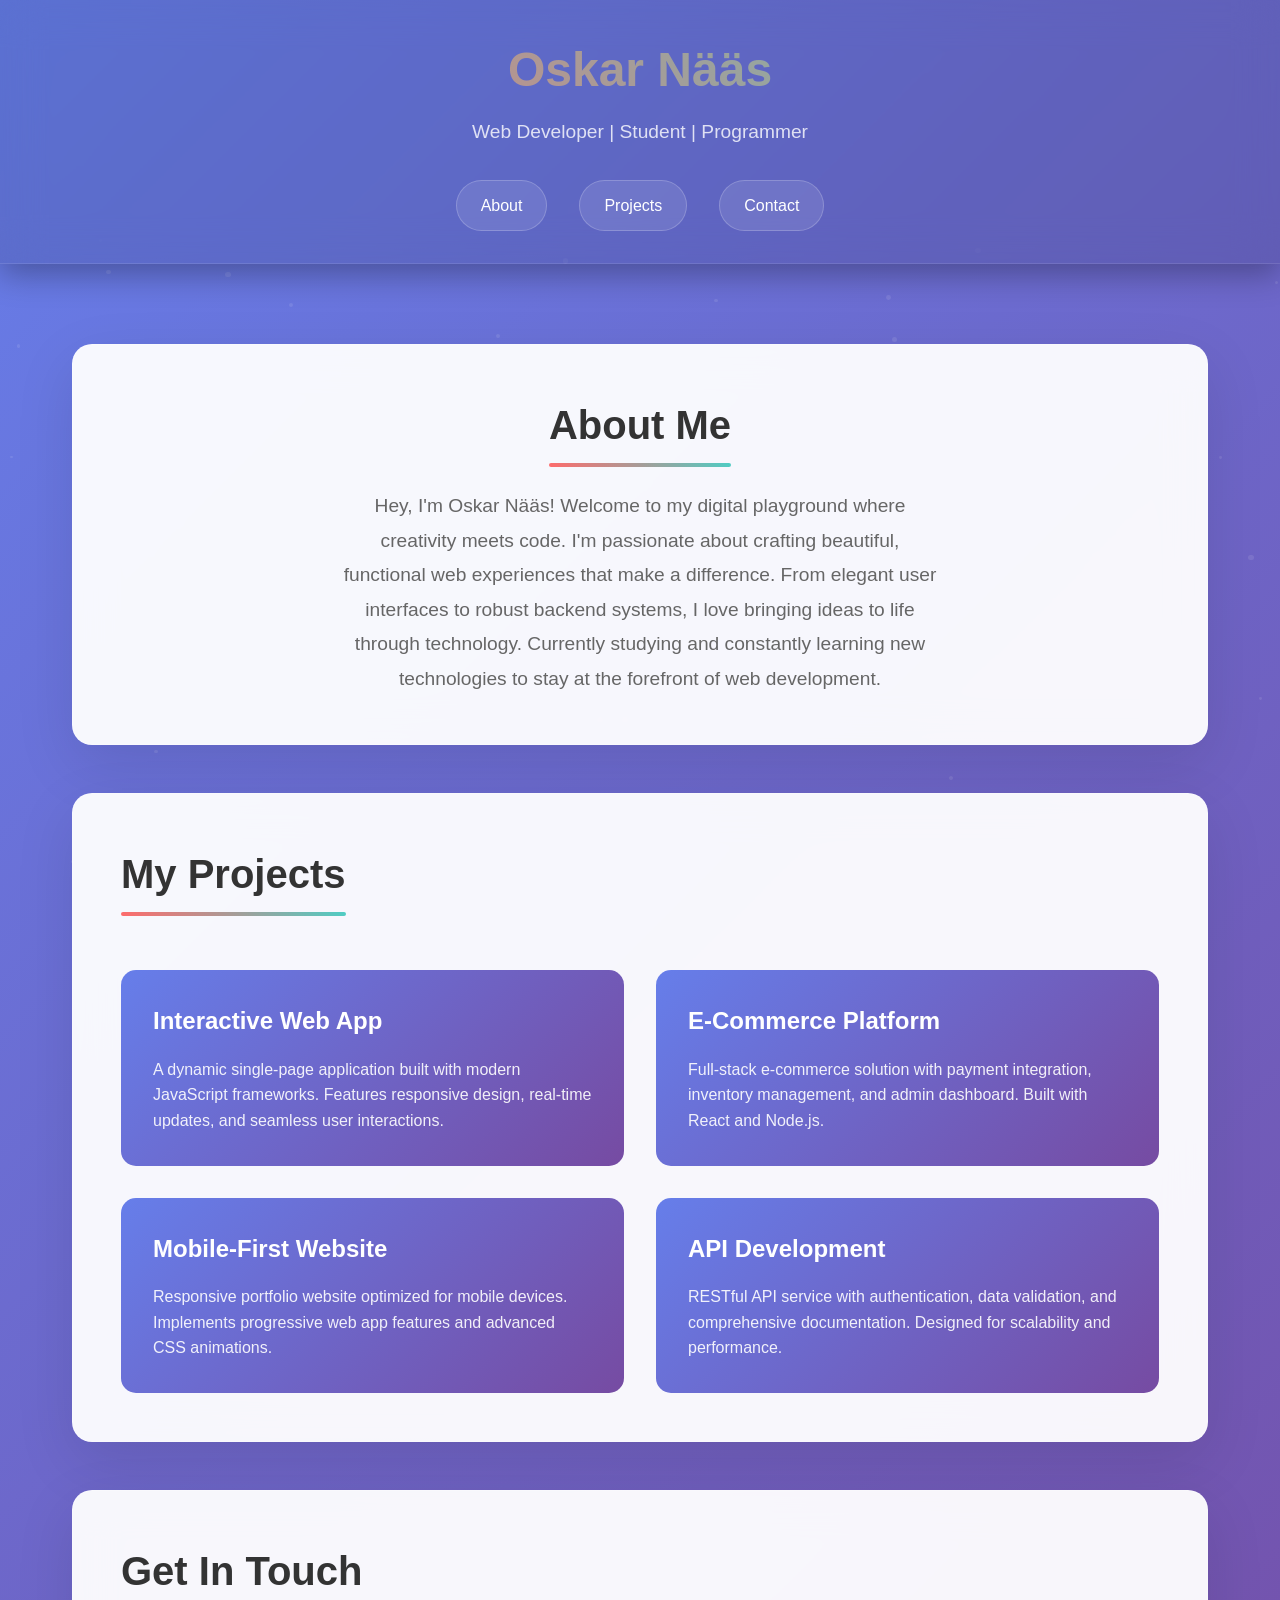
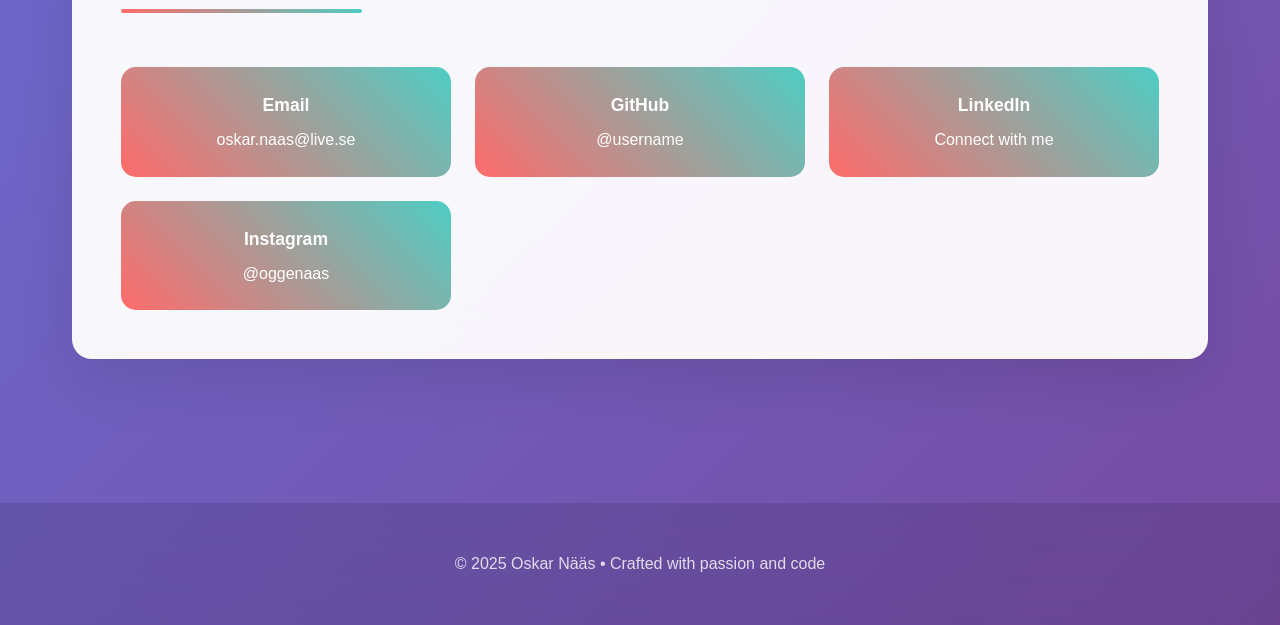
<file: index.html>
<!DOCTYPE html>
<html lang="en">
<head>
  <meta charset="UTF-8">
  <meta name="viewport" content="width=device-width, initial-scale=1.0">
  <title>Oskar Nääs - Portfolio</title>
  <style>
    * {
      margin: 0;
      padding: 0;
      box-sizing: border-box;
    }

    body {
      font-family: 'Inter', -apple-system, BlinkMacSystemFont, sans-serif;
      line-height: 1.6;
      background: linear-gradient(135deg, #667eea 0%, #764ba2 100%);
      min-height: 100vh;
      overflow-x: hidden;
    }

    /* Animated background particles */
    .bg-animation {
      position: fixed;
      top: 0;
      left: 0;
      width: 100%;
      height: 100%;
      z-index: -1;
      overflow: hidden;
    }

    .particle {
      position: absolute;
      background: rgba(255, 255, 255, 0.1);
      border-radius: 50%;
      animation: float 6s ease-in-out infinite;
    }

    @keyframes float {
      0%, 100% { transform: translateY(0px) rotate(0deg); }
      50% { transform: translateY(-20px) rotate(180deg); }
    }

    header {
      background: rgba(0, 0, 0, 0.1);
      backdrop-filter: blur(20px);
      border-bottom: 1px solid rgba(255, 255, 255, 0.1);
      color: #fff;
      padding: 2rem;
      text-align: center;
      position: sticky;
      top: 0;
      z-index: 100;
      box-shadow: 0 10px 30px rgba(0, 0, 0, 0.3);
    }

    header h1 {
      font-size: 3rem;
      font-weight: 700;
      background: linear-gradient(45deg, #ff6b6b, #4ecdc4, #45b7d1, #96ceb4);
      background-size: 400% 400%;
      -webkit-background-clip: text;
      background-clip: text;
      -webkit-text-fill-color: transparent;
      animation: gradientShift 4s ease infinite;
      margin-bottom: 0.5rem;
    }

    @keyframes gradientShift {
      0% { background-position: 0% 50%; }
      50% { background-position: 100% 50%; }
      100% { background-position: 0% 50%; }
    }

    header p {
      font-size: 1.2rem;
      margin-bottom: 2rem;
      color: rgba(255, 255, 255, 0.8);
      animation: fadeInUp 1s ease 0.5s both;
    }

    nav {
      display: flex;
      justify-content: center;
      gap: 2rem;
      animation: fadeInUp 1s ease 1s both;
    }

    nav a {
      color: #fff;
      text-decoration: none;
      padding: 12px 24px;
      border-radius: 50px;
      background: rgba(255, 255, 255, 0.1);
      backdrop-filter: blur(10px);
      border: 1px solid rgba(255, 255, 255, 0.2);
      transition: all 0.3s ease;
      position: relative;
      overflow: hidden;
    }

    nav a::before {
      content: '';
      position: absolute;
      top: 0;
      left: -100%;
      width: 100%;
      height: 100%;
      background: linear-gradient(45deg, #ff6b6b, #4ecdc4);
      transition: left 0.3s ease;
      z-index: -1;
    }

    nav a:hover::before {
      left: 0;
    }

    nav a:hover {
      transform: translateY(-2px);
      box-shadow: 0 10px 25px rgba(0, 0, 0, 0.3);
    }

    main {
      max-width: 1200px;
      margin: 0 auto;
      padding: 2rem;
    }

    section {
      background: rgba(255, 255, 255, 0.95);
      backdrop-filter: blur(20px);
      margin: 3rem 0;
      padding: 3rem;
      border-radius: 20px;
      box-shadow: 0 20px 60px rgba(0, 0, 0, 0.1);
      border: 1px solid rgba(255, 255, 255, 0.2);
      opacity: 0;
      transform: translateY(50px);
      animation: slideInUp 0.8s ease forwards;
    }

    section:nth-child(1) { animation-delay: 0.2s; }
    section:nth-child(2) { animation-delay: 0.4s; }
    section:nth-child(3) { animation-delay: 0.6s; }

    @keyframes slideInUp {
      to {
        opacity: 1;
        transform: translateY(0);
      }
    }

    @keyframes fadeInUp {
      from {
        opacity: 0;
        transform: translateY(30px);
      }
      to {
        opacity: 1;
        transform: translateY(0);
      }
    }

    h2 {
      color: #333;
      font-size: 2.5rem;
      margin-bottom: 2rem;
      position: relative;
      display: inline-block;
    }

    h2::after {
      content: '';
      position: absolute;
      bottom: -10px;
      left: 0;
      width: 0;
      height: 4px;
      background: linear-gradient(45deg, #ff6b6b, #4ecdc4);
      border-radius: 2px;
      animation: expandWidth 1s ease 1s forwards;
    }

    @keyframes expandWidth {
      to { width: 100%; }
    }

    #about {
      text-align: center;
    }

    #about p {
      font-size: 1.2rem;
      color: #666;
      max-width: 600px;
      margin: 0 auto;
      line-height: 1.8;
    }

    .projects-grid {
      display: grid;
      grid-template-columns: repeat(auto-fit, minmax(350px, 1fr));
      gap: 2rem;
      margin-top: 2rem;
    }

    .project {
      background: linear-gradient(135deg, #667eea 0%, #764ba2 100%);
      color: white;
      padding: 2rem;
      border-radius: 15px;
      transition: all 0.3s ease;
      cursor: pointer;
      position: relative;
      overflow: hidden;
    }

    .project::before {
      content: '';
      position: absolute;
      top: -50%;
      left: -50%;
      width: 200%;
      height: 200%;
      background: linear-gradient(45deg, transparent, rgba(255, 255, 255, 0.1), transparent);
      transform: rotate(45deg);
      transition: all 0.5s;
      opacity: 0;
    }

    .project:hover::before {
      animation: shimmer 1s ease;
    }

    @keyframes shimmer {
      0% { transform: translateX(-100%) translateY(-100%) rotate(45deg); opacity: 1; }
      100% { transform: translateX(100%) translateY(100%) rotate(45deg); opacity: 0; }
    }

    .project:hover {
      transform: translateY(-10px) scale(1.02);
      box-shadow: 0 25px 50px rgba(0, 0, 0, 0.3);
    }

    .project h3 {
      font-size: 1.5rem;
      margin-bottom: 1rem;
    }

    .project p {
      opacity: 0.9;
      line-height: 1.6;
    }

    .contact-grid {
      display: grid;
      grid-template-columns: repeat(auto-fit, minmax(250px, 1fr));
      gap: 1.5rem;
      margin-top: 2rem;
    }

    .contact-item {
      background: linear-gradient(45deg, #ff6b6b, #4ecdc4);
      color: white;
      padding: 1.5rem;
      border-radius: 15px;
      text-align: center;
      transition: all 0.3s ease;
      text-decoration: none;
      display: block;
    }

    .contact-item:hover {
      transform: translateY(-5px);
      box-shadow: 0 15px 30px rgba(0, 0, 0, 0.2);
    }

    .contact-item strong {
      display: block;
      margin-bottom: 0.5rem;
      font-size: 1.1rem;
    }

    footer {
      text-align: center;
      padding: 3rem 2rem;
      color: rgba(255, 255, 255, 0.8);
      background: rgba(0, 0, 0, 0.1);
      backdrop-filter: blur(20px);
      margin-top: 4rem;
    }

    /* Scroll indicator */
    .scroll-indicator {
      position: fixed;
      top: 0;
      left: 0;
      width: 0%;
      height: 4px;
      background: linear-gradient(45deg, #ff6b6b, #4ecdc4);
      z-index: 1000;
      transition: width 0.1s ease;
    }

    /* Mobile responsiveness */
    @media (max-width: 768px) {
      header h1 {
        font-size: 2rem;
      }

      nav {
        flex-direction: column;
        gap: 1rem;
      }

      main {
        padding: 1rem;
      }

      section {
        padding: 2rem 1.5rem;
      }

      h2 {
        font-size: 2rem;
      }

      .projects-grid {
        grid-template-columns: 1fr;
      }
    }

    /* Loading animation */
    .loader {
      position: fixed;
      top: 0;
      left: 0;
      width: 100%;
      height: 100%;
      background: linear-gradient(135deg, #667eea 0%, #764ba2 100%);
      display: flex;
      justify-content: center;
      align-items: center;
      z-index: 9999;
      animation: fadeOut 1s ease 2s forwards;
    }

    .loader-text {
      color: white;
      font-size: 2rem;
      font-weight: bold;
      animation: pulse 1s ease infinite;
    }

    @keyframes pulse {
      0%, 100% { opacity: 1; }
      50% { opacity: 0.5; }
    }

    @keyframes fadeOut {
      to {
        opacity: 0;
        visibility: hidden;
      }
    }
  </style>
</head>
<body>
  <div class="loader">
    <div class="loader-text">Loading Portfolio...</div>
  </div>

  <div class="scroll-indicator"></div>

  <div class="bg-animation"></div>

  <header>
    <h1>Oskar Nääs</h1>
    <p>Web Developer | Student | Programmer</p>
    <nav>
      <a href="#about">About</a>
      <a href="#projects">Projects</a>
      <a href="#contact">Contact</a>
    </nav>
  </header>

  <main>
    <section id="about">
      <h2>About Me</h2>
      <p>
        Hey, I'm Oskar Nääs! Welcome to my digital playground where creativity meets code. 
        I'm passionate about crafting beautiful, functional web experiences that make a difference. 
        From elegant user interfaces to robust backend systems, I love bringing ideas to life through technology.
        Currently studying and constantly learning new technologies to stay at the forefront of web development.
      </p>
    </section>

    <section id="projects">
      <h2>My Projects</h2>
      <div class="projects-grid">
        <div class="project">
          <h3>Interactive Web App</h3>
          <p>A dynamic single-page application built with modern JavaScript frameworks. Features responsive design, real-time updates, and seamless user interactions.</p>
        </div>
        <div class="project">
          <h3>E-Commerce Platform</h3>
          <p>Full-stack e-commerce solution with payment integration, inventory management, and admin dashboard. Built with React and Node.js.</p>
        </div>
        <div class="project">
          <h3>Mobile-First Website</h3>
          <p>Responsive portfolio website optimized for mobile devices. Implements progressive web app features and advanced CSS animations.</p>
        </div>
        <div class="project">
          <h3>API Development</h3>
          <p>RESTful API service with authentication, data validation, and comprehensive documentation. Designed for scalability and performance.</p>
        </div>
      </div>
    </section>

    <section id="contact">
      <h2>Get In Touch</h2>
      <div class="contact-grid">
        <a href="mailto:oskar.naas@live.se" class="contact-item">
          <strong>Email</strong>
          oskar.naas@live.se
        </a>
        <a href="https://github.com/username" target="_blank" class="contact-item">
          <strong>GitHub</strong>
          @username
        </a>
        <a href="https://linkedin.com/in/username" target="_blank" class="contact-item">
          <strong>LinkedIn</strong>
          Connect with me
        </a>
        <a href="https://instagram.com/oggenaas" target="_blank" class="contact-item">
          <strong>Instagram</strong>
          @oggenaas
        </a>
      </div>
    </section>
  </main>

  <footer>
    <p>© 2025 Oskar Nääs • Crafted with passion and code</p>
  </footer>

  <script>
    // Create animated background particles
    function createParticles() {
      const bgAnimation = document.querySelector('.bg-animation');
      for (let i = 0; i < 50; i++) {
        const particle = document.createElement('div');
        particle.className = 'particle';
        particle.style.left = Math.random() * 100 + '%';
        particle.style.top = Math.random() * 100 + '%';
        particle.style.width = Math.random() * 4 + 2 + 'px';
        particle.style.height = particle.style.width;
        particle.style.animationDelay = Math.random() * 6 + 's';
        particle.style.animationDuration = (Math.random() * 3 + 3) + 's';
        bgAnimation.appendChild(particle);
      }
    }

    // Smooth scrolling for navigation links
    document.querySelectorAll('nav a').forEach(anchor => {
      anchor.addEventListener('click', function (e) {
        e.preventDefault();
        const target = document.querySelector(this.getAttribute('href'));
        target.scrollIntoView({ behavior: 'smooth', block: 'start' });
      });
    });

    // Scroll progress indicator
    function updateScrollIndicator() {
      const scrollTop = window.pageYOffset;
      const docHeight = document.documentElement.scrollHeight - window.innerHeight;
      const scrollPercent = (scrollTop / docHeight) * 100;
      document.querySelector('.scroll-indicator').style.width = scrollPercent + '%';
    }

    // Intersection observer for animations
    const observerOptions = {
      threshold: 0.1,
      rootMargin: '0px 0px -50px 0px'
    };

    const observer = new IntersectionObserver((entries) => {
      entries.forEach(entry => {
        if (entry.isIntersecting) {
          entry.target.style.animationPlayState = 'running';
        }
      });
    }, observerOptions);

    // Initialize everything when DOM is loaded
    document.addEventListener('DOMContentLoaded', function() {
      createParticles();
      
      // Observe all sections for animations
      document.querySelectorAll('section').forEach(section => {
        observer.observe(section);
      });

      // Add scroll event listener
      window.addEventListener('scroll', updateScrollIndicator);

      // Add project hover effects
      document.querySelectorAll('.project').forEach(project => {
        project.addEventListener('mouseenter', function() {
          this.style.background = 'linear-gradient(135deg, #764ba2 0%, #667eea 100%)';
        });
        
        project.addEventListener('mouseleave', function() {
          this.style.background = 'linear-gradient(135deg, #667eea 0%, #764ba2 100%)';
        });
      });
    });

    // Add some interactive cursor effects
    document.addEventListener('mousemove', (e) => {
      const cursor = document.createElement('div');
      cursor.className = 'cursor-trail';
      cursor.style.cssText = `
        position: fixed;
        width: 4px;
        height: 4px;
        background: rgba(255, 255, 255, 0.5);
        border-radius: 50%;
        pointer-events: none;
        z-index: 9999;
        left: ${e.clientX}px;
        top: ${e.clientY}px;
        animation: cursorFade 1s ease-out forwards;
      `;
      
      document.body.appendChild(cursor);
      
      setTimeout(() => {
        if (cursor.parentNode) {
          cursor.parentNode.removeChild(cursor);
        }
      }, 1000);
    });

    // Add CSS for cursor trail animation
    const style = document.createElement('style');
    style.textContent = `
      @keyframes cursorFade {
        to {
          opacity: 0;
          transform: scale(3);
        }
      }
    `;
    document.head.appendChild(style);
  </script>
</body>
</html>
</file>
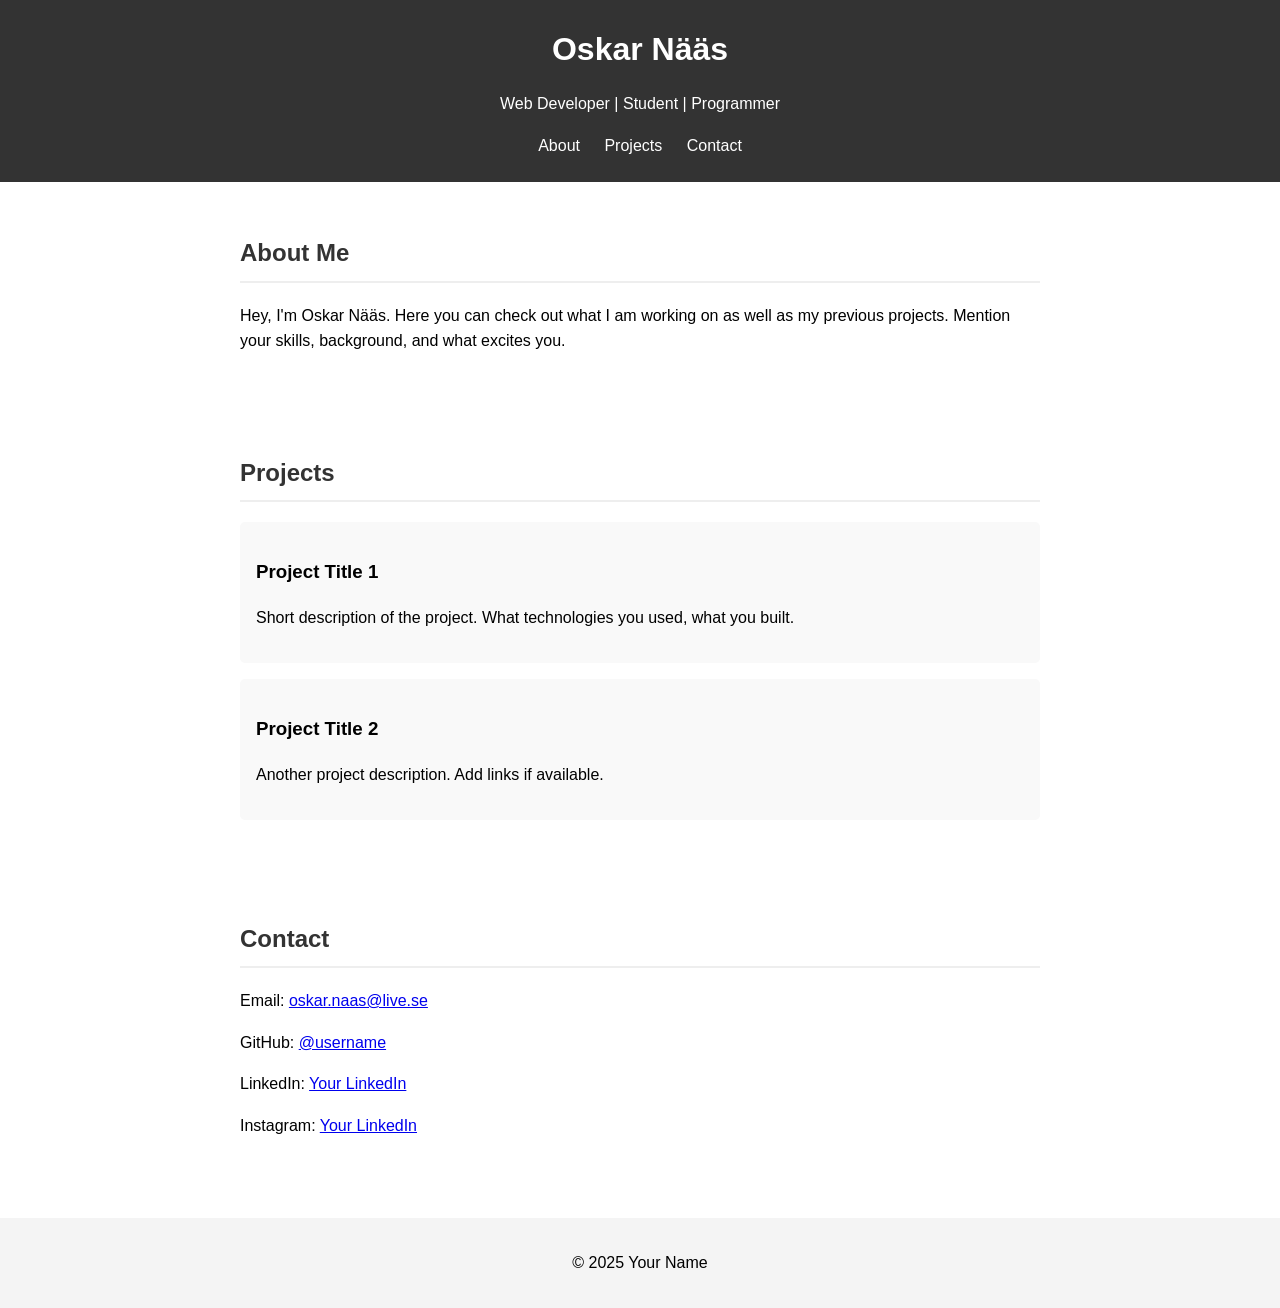
<file: indexbackup.html>
<!DOCTYPE html>
<html lang="en">
<head>
  <meta charset="UTF-8">
  <meta name="viewport" content="width=device-width, initial-scale=1.0">
  <title>My Portfolio</title>
  <link rel="stylesheet" href="style.css">
</head>
<body>
  <header>
    <h1>Oskar Nääs</h1>
    <p>Web Developer | Student | Programmer </p>
    <nav>
      <a href="#about">About</a>
      <a href="#projects">Projects</a>
      <a href="#contact">Contact</a>
    </nav>
  </header>

  <section id="about">
    <h2>About Me</h2>
    <p>
      Hey, I'm Oskar Nääs. Here you can check out what I am working on as well as my previous projects.  
      Mention your skills, background, and what excites you.
    </p>
  </section>

  <section id="projects">
    <h2>Projects</h2>
    <div class="project">
      <h3>Project Title 1</h3>
      <p>Short description of the project. What technologies you used, what you built.</p>
    </div>
    <div class="project">
      <h3>Project Title 2</h3>
      <p>Another project description. Add links if available.</p>
    </div>
  </section>

  <section id="contact">
    <h2>Contact</h2>
    <p>Email: <a href="mailto:oskar.naas@live.se">oskar.naas@live.se</a></p>
    <p>GitHub: <a href="https://github.com/username" target="_blank">@username</a></p>
    <p>LinkedIn: <a href="https://linkedin.com/in/username" target="_blank">Your LinkedIn</a></p>
    <p>Instagram: <a href="https://instagram.com/in/oggenaas" target="_blank">Your LinkedIn</a></p>
  </section>

  <footer>
    <p>© 2025 Your Name</p>
  </footer>
</body>
</html>
</file>
<file: style.css>
body {
  font-family: Arial, sans-serif;
  margin: 0;
  line-height: 1.6;
}

header {
  background: #333;
  color: #fff;
  padding: 1.5rem;
  text-align: center;
}

header h1 {
  margin: 0;
}

nav a {
  color: #fff;
  margin: 0 10px;
  text-decoration: none;
}

section {
  padding: 2rem;
  max-width: 800px;
  margin: auto;
}

h2 {
  color: #333;
  border-bottom: 2px solid #eee;
  padding-bottom: 0.5rem;
}

.project {
  background: #f9f9f9;
  margin: 1rem 0;
  padding: 1rem;
  border-radius: 5px;
}

footer {
  text-align: center;
  padding: 1rem;
  background: #f4f4f4;
  margin-top: 2rem;
}
</file>
